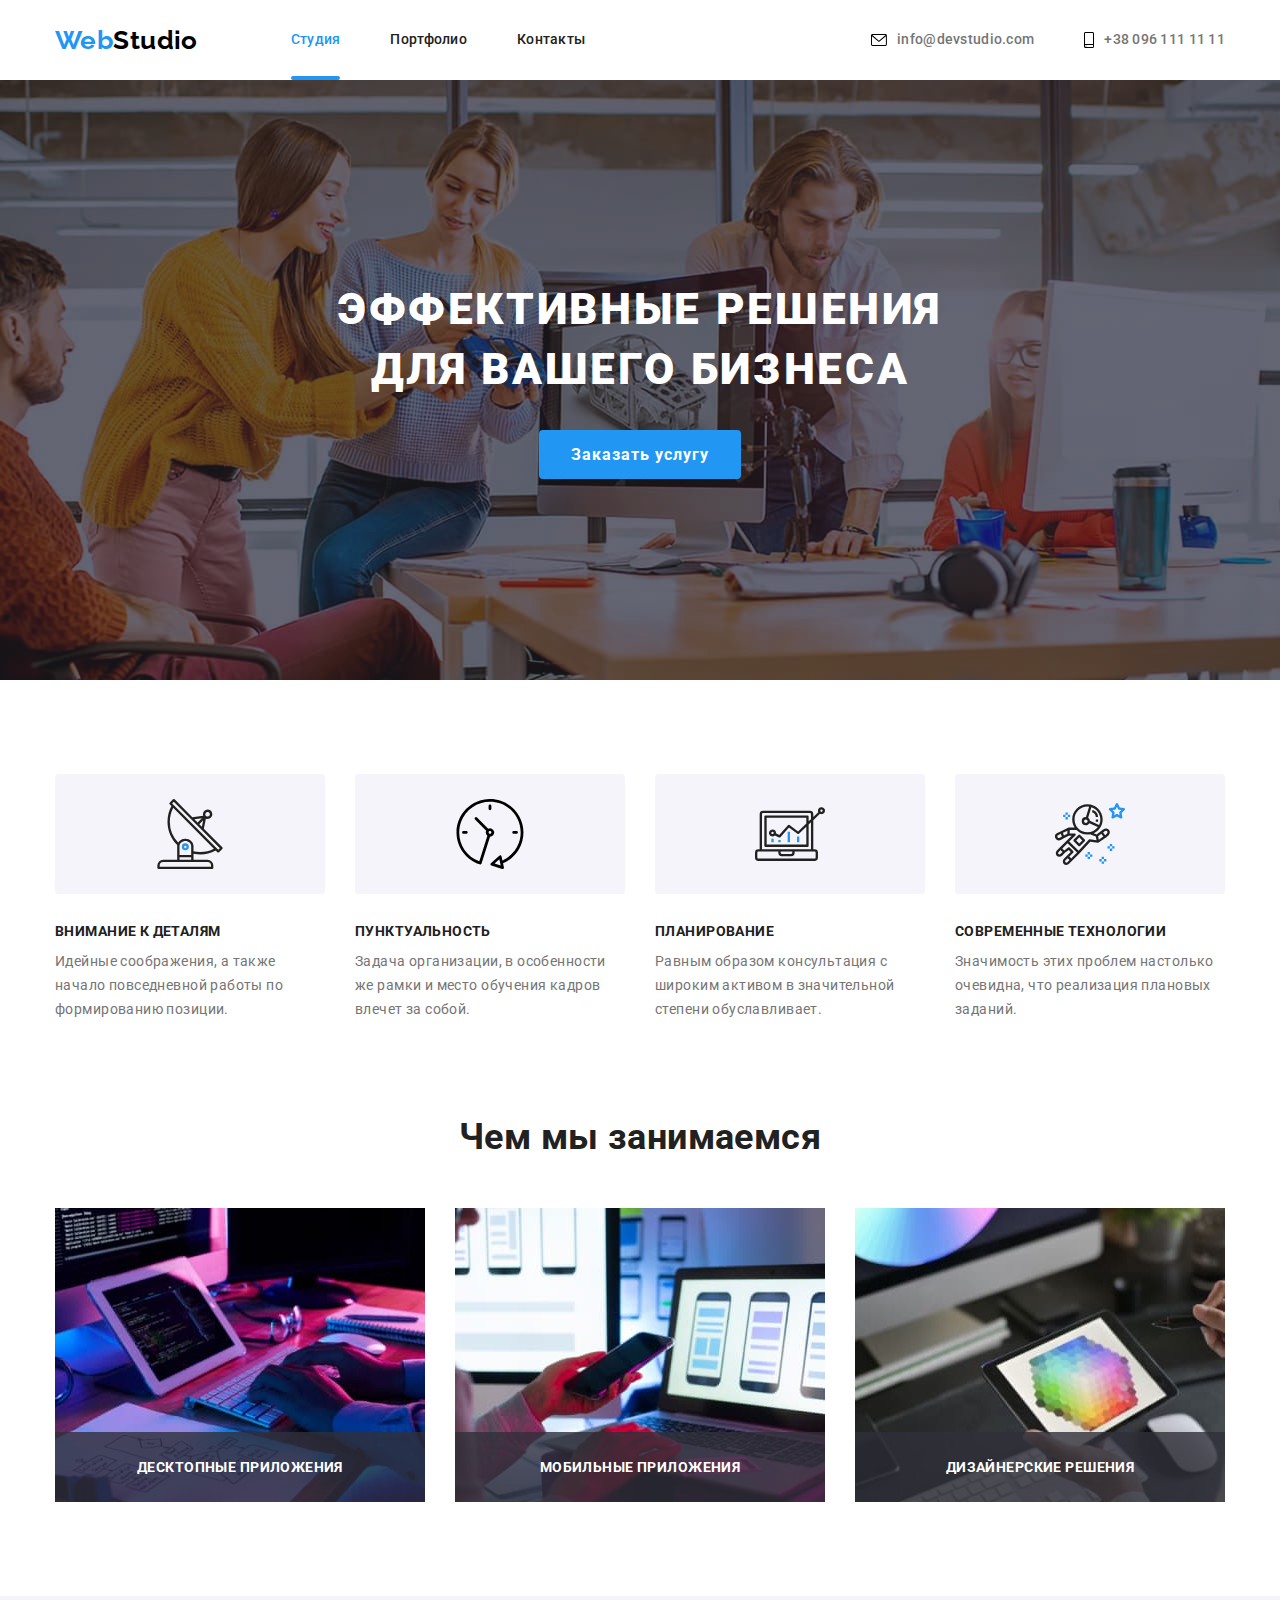
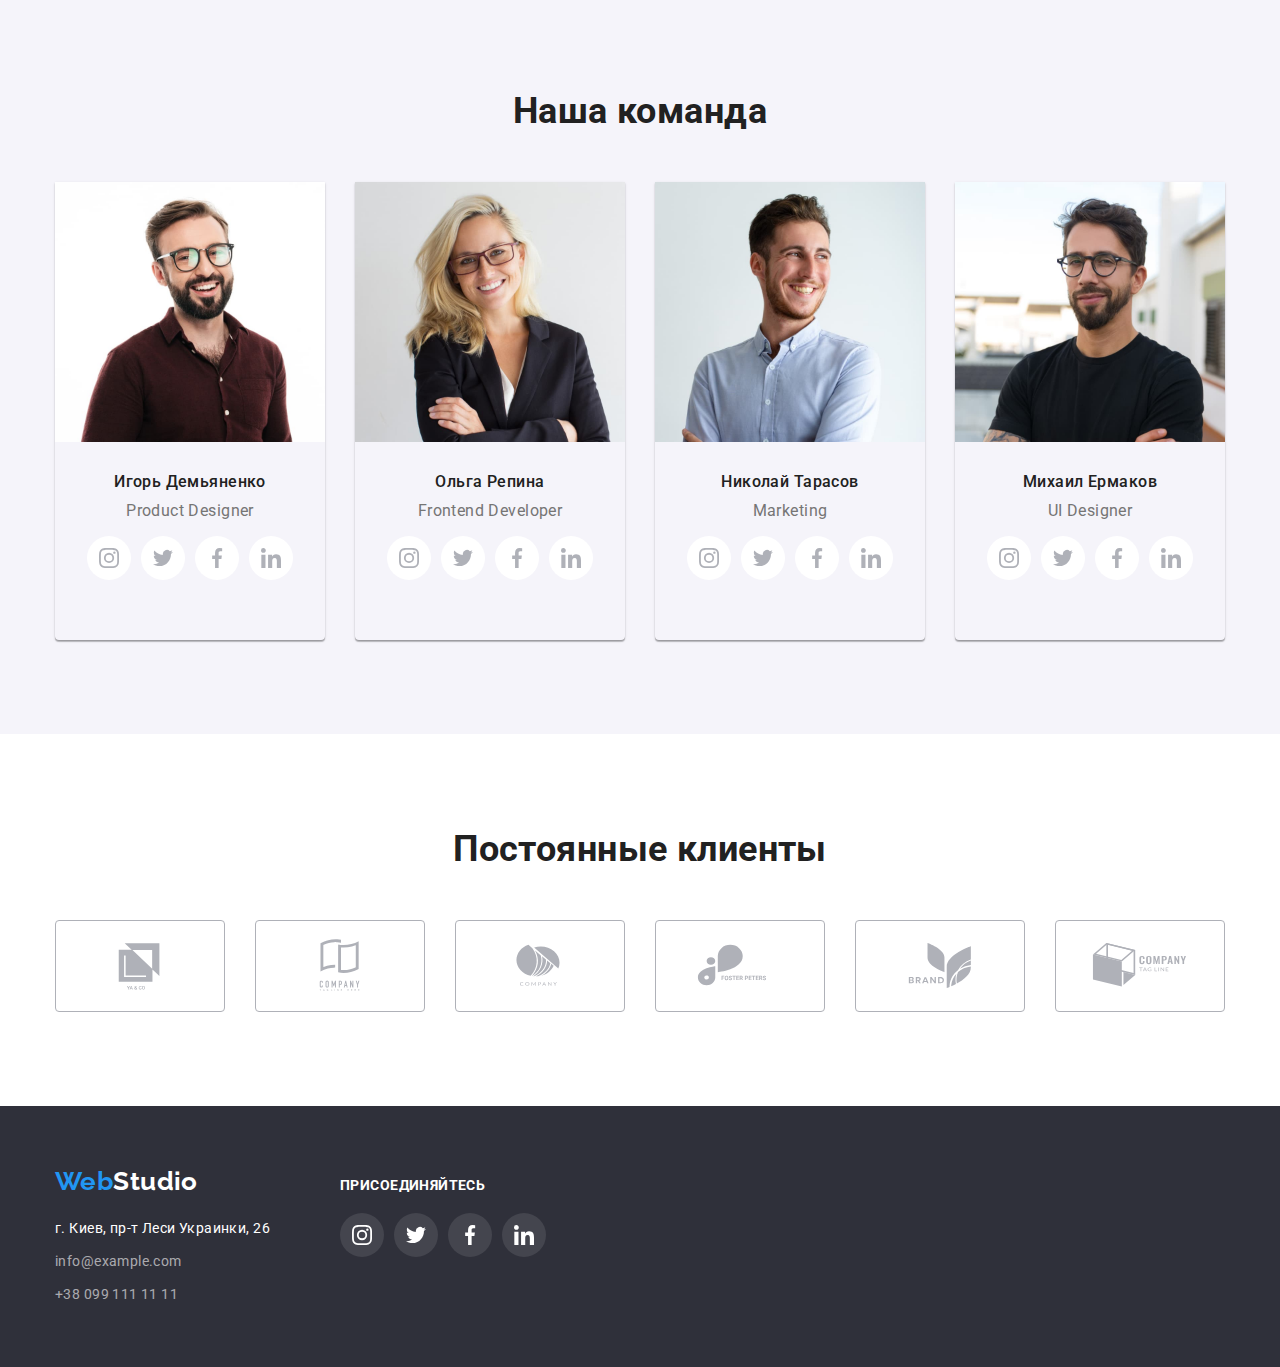
<file: index.html>
<!DOCTYPE html>
<html lang="ru">
  <head>
    <meta charset="UTF-8" />
    <meta http-equiv="X-UA-Compatible" content="IE=edge" />
    <meta name="viewport" content="width=device-width, initial-scale=1.0" />
    <title>WebStudio</title>
    <link rel="preconnect" href="https://fonts.googleapis.com" />
    <link rel="preconnect" href="https://fonts.gstatic.com" crossorigin />
    <link
      href="https://fonts.googleapis.com/css2?family=Raleway:wght@700&family=Roboto:wght@400;500;700;900&display=swap"
      rel="stylesheet"
    />
    <link
      rel="stylesheet"
      href="https://cdnjs.cloudflare.com/ajax/libs/modern-normalize/1.1.0/modern-normalize.min.css"
    />
    <link rel="stylesheet" href="./css/styles.css" />
  </head>

  <body>
    <header>
      <div class="container page-header">
        <nav class="page-nav">
          <a class="logo link" href=""><span class="accent">Web</span>Studio</a>
          <ul class="header-list">
            <li>
              <a href="./index.html" class="link current-navigation">Студия</a>
            </li>
            <li><a href="./portfolio.html" class="link">Портфолио</a></li>
            <li><a href="" class="link">Контакты</a></li>
          </ul>
        </nav>
        <ul class="header-contact">
          <li>
            <a href="mailto:info@devstudio.com" class="link">
              <svg class="contact-icon" width="16" height="12">
                <use href="./image/icons.svg#envelope"></use>
              </svg>
              info@devstudio.com</a
            >
          </li>
          <li>
            <a href="tel:+380961111111" class="link">
              <svg class="contact-icon" width="10" height="16">
                <use href="./image/icons.svg#smartphone"></use>
              </svg>
              +38 096 111 11 11</a
            >
          </li>
        </ul>
      </div>
    </header>
    <main>
      <!-- Секция с кнопкой -->
      <section class="hero section">
        <div class="container">
          <h1>Эффективные решения для вашего бизнеса</h1>
          <button type="button " class="button" data-modal-open>
            Заказать услугу
          </button>
        </div>
      </section>
      <!-- Секция преимущества студии -->
      <section class="benefits section">
        <div class="container">
          <h2 class="visually-hidden">Преимущества студии</h2>
          <ul class="benefits-content">
            <li class="benefits-text">
              <div class="benefits-background">
                <svg class="benefits-icon" width="70" height="70">
                  <use href="./image/icons.svg#antenna"></use>
                </svg>
              </div>
              <h3>Внимание к деталям</h3>
              <p>
                Идейные соображения, а также начало повседневной работы по
                формированию позиции.
              </p>
            </li>
            <li class="benefits-text">
              <div class="benefits-background">
                <svg class="benefits-icon" width="70" height="70">
                  <use href="./image/icons.svg#clock"></use>
                </svg>
              </div>
              <h3>Пунктуальность</h3>
              <p>
                Задача организации, в особенности же рамки и место обучения
                кадров влечет за собой.
              </p>
            </li>
            <li class="benefits-text">
              <div class="benefits-background">
                <svg class="benefits-icon" width="70" height="70">
                  <use href="./image/icons.svg#diagram"></use>
                </svg>
              </div>
              <h3>Планирование</h3>
              <p>
                Равным образом консультация с широким активом в значительной
                степени обуславливает.
              </p>
            </li>
            <li class="benefits-text">
              <div class="benefits-background">
                <svg class="benefits-icon" width="70" height="70">
                  <use href="./image/icons.svg#astronaut"></use>
                </svg>
              </div>
              <h3>Современные технологии</h3>
              <p>
                Значимость этих проблем настолько очевидна, что реализация
                плановых заданий.
              </p>
            </li>
          </ul>
        </div>
      </section>
      <!-- Секция Чем мы занимаемся -->
      <section class="about section">
        <div class="container">
          <h2 class="section-title">Чем мы занимаемся</h2>
          <ul class="about-content">
            <li class="about-img">
              <img
                width="370"
                src="./image/box1.jpg"
                alt="Ввод данных с помощью клавиатруры"
              />
              <div class="about-name">
                <h3>Десктопные приложения</h3>
              </div>
            </li>
            <li class="about-img">
              <img
                width="370"
                src="./image/box2.jpg"
                alt="Сравнение конечного продукта в смартфоне с макетом"
              />
              <div class="about-name">
                <h3>Мобильные приложения</h3>
              </div>
            </li>
            <li class="about-img">
              <img
                width="370"
                src="./image/box3.jpg"
                alt="Работа в планшете с цветовой палитрой"
              />
              <div class="about-name">
                <h3>Дизайнерские решения</h3>
              </div>
            </li>
          </ul>
        </div>
      </section>
      <!-- Секция Наша команда -->
      <section class="team section">
        <div class="container">
          <h2 class="section-title">Наша команда</h2>
          <ul class="team-card">
            <li class="team-card-name">
              <img width="270" src="./image/team1.jpg" alt="Игорь Демьяненко" />
              <div class="team-table">
                <h3>Игорь Демьяненко</h3>
                <p>Product Designer</p>
                <ul class="team-item-list">
                  <li class="team-item">
                    <a href="" class="team-link">
                      <svg class="team-icon" width="20" height="20">
                        <use href="./image/icons.svg#instagram"></use>
                      </svg>
                    </a>
                  </li>
                  <li class="team-item">
                    <a href="" class="team-link">
                      <svg class="team-icon" width="20" height="20">
                        <use href="./image/icons.svg#twitter"></use>
                      </svg>
                    </a>
                  </li>
                  <li class="team-item">
                    <a href="" class="team-link">
                      <svg class="team-icon" width="20" height="20">
                        <use href="./image/icons.svg#facebook"></use>
                      </svg>
                    </a>
                  </li>
                  <li class="team-item">
                    <a href="" class="team-link">
                      <svg class="team-icon" width="20" height="20">
                        <use href="./image/icons.svg#linkedin"></use>
                      </svg>
                    </a>
                  </li>
                </ul>
              </div>
            </li>
            <li class="team-card-name">
              <img width="270" src="./image/team2.jpg" alt="Ольга Репина" />
              <div class="team-table">
                <h3>Ольга Репина</h3>
                <p>Frontend Developer</p>
                <ul class="team-item-list">
                  <li class="team-item">
                    <a href="" class="team-link">
                      <svg class="team-icon" width="20" height="20">
                        <use href="./image/icons.svg#instagram"></use>
                      </svg>
                    </a>
                  </li>
                  <li class="team-item">
                    <a href="" class="team-link">
                      <svg class="team-icon" width="20" height="20">
                        <use href="./image/icons.svg#twitter"></use>
                      </svg>
                    </a>
                  </li>
                  <li class="team-item">
                    <a href="" class="team-link">
                      <svg class="team-icon" width="20" height="20">
                        <use href="./image/icons.svg#facebook"></use>
                      </svg>
                    </a>
                  </li>
                  <li class="team-item">
                    <a href="" class="team-link">
                      <svg class="team-icon" width="20" height="20">
                        <use href="./image/icons.svg#linkedin"></use>
                      </svg>
                    </a>
                  </li>
                </ul>
              </div>
            </li>
            <li class="team-card-name">
              <img width="270" src="./image/team3.jpg" alt="Николай Тарасов" />
              <div class="team-table">
                <h3>Николай Тарасов</h3>
                <p>Marketing</p>
                <ul class="team-item-list">
                  <li class="team-item">
                    <a href="" class="team-link">
                      <svg class="team-icon" width="20" height="20">
                        <use href="./image/icons.svg#instagram"></use>
                      </svg>
                    </a>
                  </li>
                  <li class="team-item">
                    <a href="" class="team-link">
                      <svg class="team-icon" width="20" height="20">
                        <use href="./image/icons.svg#twitter"></use>
                      </svg>
                    </a>
                  </li>
                  <li class="team-item">
                    <a href="" class="team-link">
                      <svg class="team-icon" width="20" height="20">
                        <use href="./image/icons.svg#facebook"></use>
                      </svg>
                    </a>
                  </li>
                  <li class="team-item">
                    <a href="" class="team-link">
                      <svg class="team-icon" width="20" height="20">
                        <use href="./image/icons.svg#linkedin"></use>
                      </svg>
                    </a>
                  </li>
                </ul>
              </div>
            </li>
            <li class="team-card-name">
              <img width="270" src="./image/team4.jpg" alt="Михаил Ермаков" />
              <div class="team-table">
                <h3>Михаил Ермаков</h3>
                <p>UI Designer</p>
                <ul class="team-item-list">
                  <li class="team-item">
                    <a href="" class="team-link">
                      <svg class="team-icon" width="20" height="20">
                        <use href="./image/icons.svg#instagram"></use>
                      </svg>
                    </a>
                  </li>
                  <li class="team-item">
                    <a href="" class="team-link">
                      <svg class="team-icon" width="20" height="20">
                        <use href="./image/icons.svg#twitter"></use>
                      </svg>
                    </a>
                  </li>
                  <li class="team-item">
                    <a href="" class="team-link">
                      <svg class="team-icon" width="20" height="20">
                        <use href="./image/icons.svg#facebook"></use>
                      </svg>
                    </a>
                  </li>
                  <li class="team-item">
                    <a href="" class="team-link">
                      <svg class="team-icon" width="20" height="20">
                        <use href="./image/icons.svg#linkedin"></use>
                      </svg>
                    </a>
                  </li>
                </ul>
              </div>
            </li>
          </ul>
        </div>
      </section>
      <!-- Секция компании -->
      <section class="section">
        <div class="container">
          <h2 class="section-title">Постоянные клиенты</h2>
          <ul class="company-list">
            <li class="company-item">
              <a href="" class="company-link">
                <svg width="106" height="60">
                  <use href="./image/icons.svg#yaco"></use>
                </svg>
              </a>
            </li>
            <li class="company-item">
              <a href="" class="company-link">
                <svg width="106" height="60">
                  <use href="./image/icons.svg#tagline"></use>
                </svg>
              </a>
            </li>
            <li class="company-item">
              <a href="" class="company-link">
                <svg width="106" height="60">
                  <use href="./image/icons.svg#company"></use>
                </svg>
              </a>
            </li>
            <li class="company-item">
              <a href="" class="company-link">
                <svg width="106" height="60">
                  <use href="./image/icons.svg#foster"></use>
                </svg>
              </a>
            </li>
            <li class="company-item">
              <a href="" class="company-link">
                <svg width="106" height="60">
                  <use href="./image/icons.svg#brand"></use>
                </svg>
              </a>
            </li>
            <li class="company-item">
              <a href="" class="company-link">
                <svg width="106" height="60">
                  <use href="./image/icons.svg#comptag"></use>
                </svg>
              </a>
            </li>
          </ul>
        </div>
      </section>
    </main>
    <footer class="footer">
      <div class="container">
        <div class="footer-flex">
          <div class="footer-left">
            <a class="logo link" href=""
              ><span class="accent">Web</span>Studio</a
            >
            <address class="footer-adress">
              г. Киев, пр-т Леси Украинки, 26
              <ul class="footer-contacts">
                <li>
                  <a href="mailto:info@example.com" class="link"
                    >info@example.com</a
                  >
                </li>
                <li>
                  <a href="tel:+380991111111" class="link">+38 099 111 11 11</a>
                </li>
              </ul>
            </address>
          </div>
          <div class="footer-right">
            <h2>Присоединяйтесь</h2>
            <ul class="footer-right-list">
              <li class="footer-right-item">
                <a href="" class="footer-right-link">
                  <svg class="footer-right-icon" width="20" height="20">
                    <use href="./image/icons.svg#instagramf"></use>
                  </svg>
                </a>
              </li>
              <li class="footer-right-item">
                <a href="" class="footer-right-link">
                  <svg class="footer-right-icon" width="20" height="20">
                    <use href="./image/icons.svg#twitterf"></use>
                  </svg>
                </a>
              </li>
              <li class="footer-right-item">
                <a href="" class="footer-right-link">
                  <svg class="footer-right-icon" width="20" height="20">
                    <use href="./image/icons.svg#facebookf"></use>
                  </svg>
                </a>
              </li>
              <li class="footer-right-item">
                <a href="" class="footer-right-link">
                  <svg class="footer-right-icon" width="20" height="20">
                    <use href="./image/icons.svg#linkedinf"></use>
                  </svg>
                </a>
              </li>
            </ul>
          </div>
        </div>
      </div>
    </footer>
    <!-- Модальное окно -->
    <div class="backdrop is-hidden" data-modal>
      <div class="modal">
        <button class="modal-button" data-modal-close>
          <svg class="modal-close" width="18" height="18">
            <use
              href="./image/close-modal-window.svg#icon-close-black-18dp"
            ></use>
          </svg>
        </button>
      </div>
    </div>
    <script src="./js/modal.js"></script>
  </body>
</html>
</file>
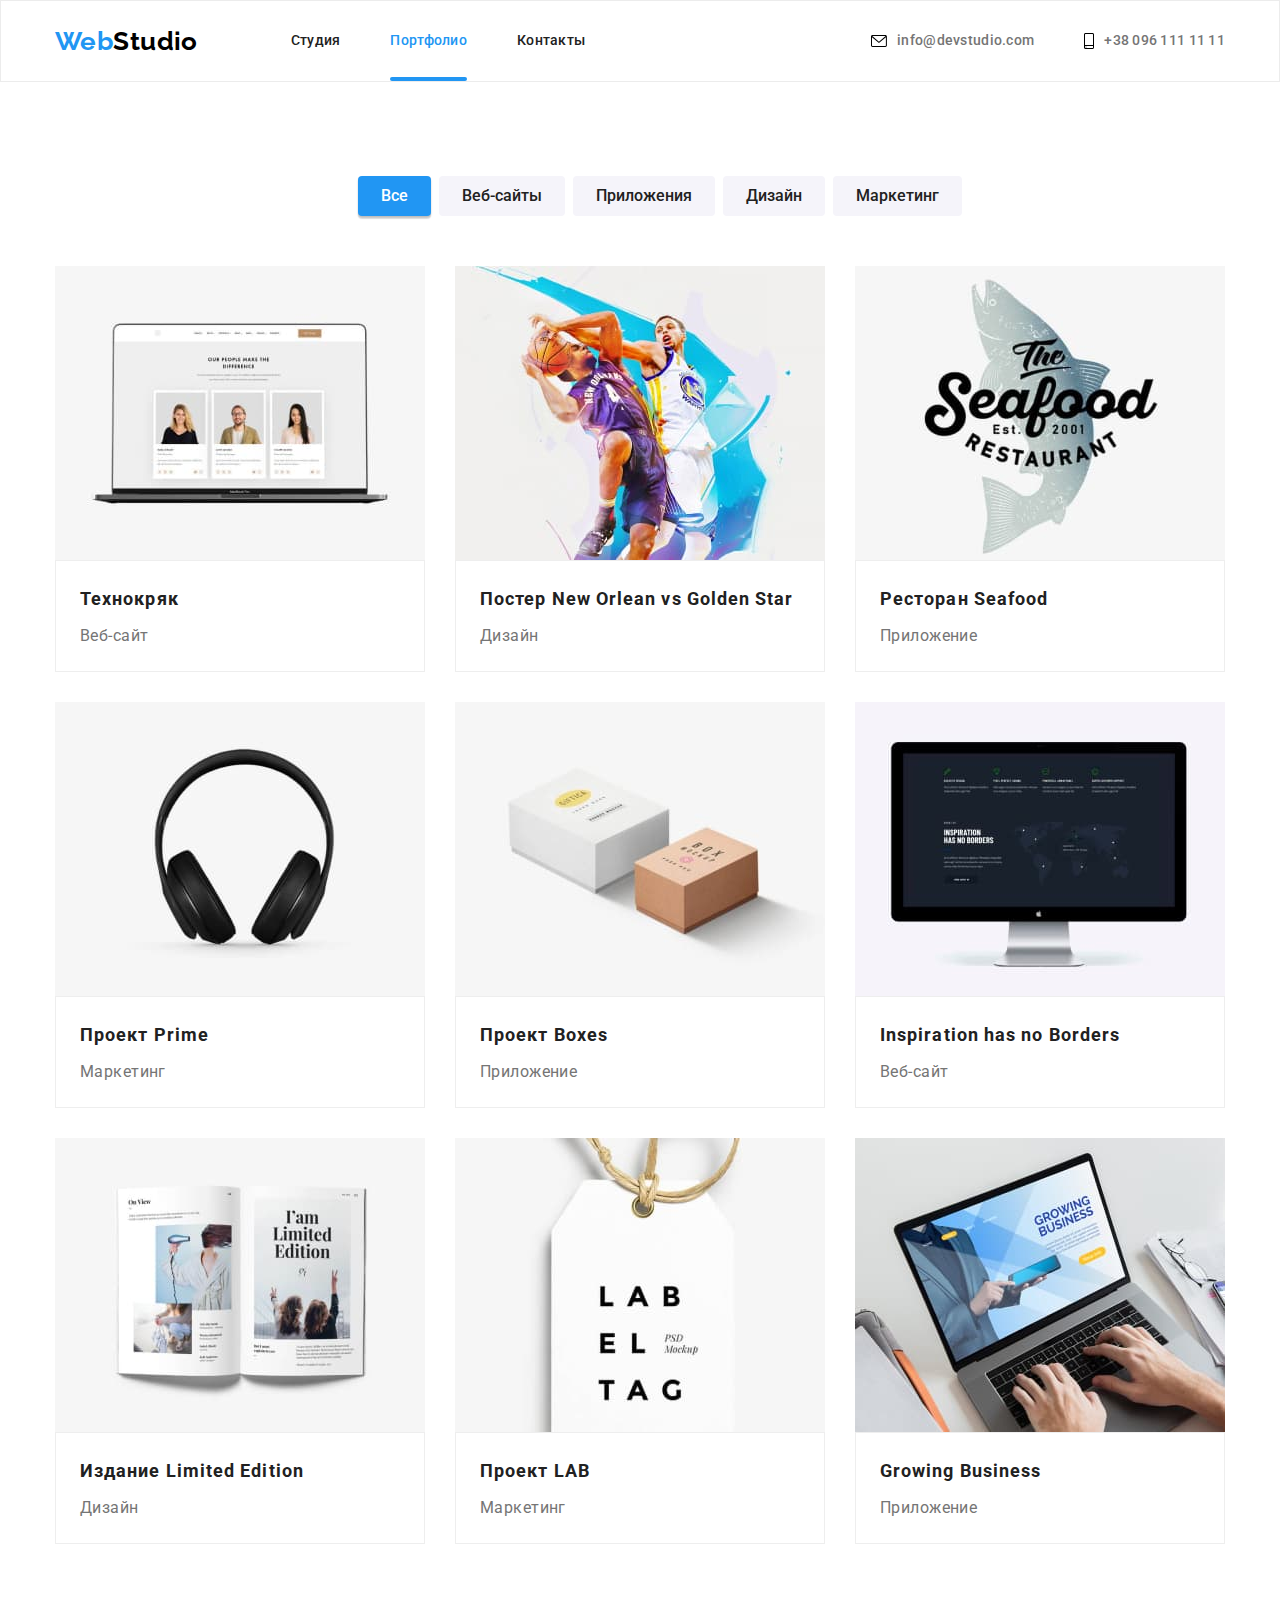
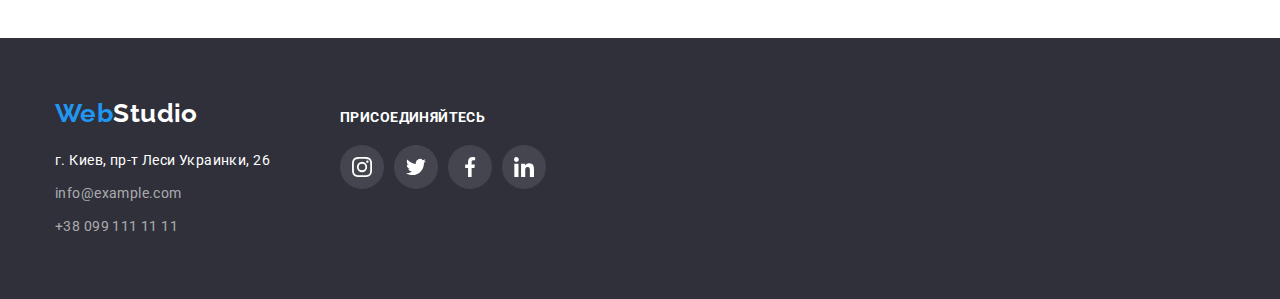
<file: portfolio.html>
<!DOCTYPE html>
<html lang="ru">
  <head>
    <meta charset="UTF-8" />
    <meta http-equiv="X-UA-Compatible" content="IE=edge" />
    <meta name="viewport" content="width=device-width, initial-scale=1.0" />
    <title>Portfolio</title>
    <link rel="preconnect" href="https://fonts.googleapis.com" />
    <link rel="preconnect" href="https://fonts.gstatic.com" crossorigin />
    <link
      href="https://fonts.googleapis.com/css2?family=Raleway:wght@700&family=Roboto:wght@400;500;700;900&display=swap"
      rel="stylesheet"
    />
    <link
      rel="stylesheet"
      href="https://cdnjs.cloudflare.com/ajax/libs/modern-normalize/1.1.0/modern-normalize.min.css"
    />

    <link rel="stylesheet" href="./css/styles.css" />
  </head>
  <body>
    <header class="page-header-line">
      <div class="container page-header">
        <nav class="page-nav">
          <a class="logo link" href=""><span class="accent">Web</span>Studio</a>
          <ul class="header-list">
            <li>
              <a href="./index.html" class="link">Студия</a>
            </li>
            <li>
              <a href="./portfolio.html" class="link current-navigation"
                >Портфолио</a
              >
            </li>
            <li><a href="" class="link">Контакты</a></li>
          </ul>
        </nav>
        <ul class="header-contact">
          <li>
            <a href="mailto:info@devstudio.com" class="link">
              <svg class="contact-icon" width="16" height="12">
                <use href="./image/icons.svg#envelope"></use>
              </svg>
              info@devstudio.com</a
            >
          </li>
          <li>
            <a href="tel:+380961111111" class="link">
              <svg class="contact-icon" width="10" height="16">
                <use href="./image/icons.svg#smartphone"></use>
              </svg>
              +38 096 111 11 11</a
            >
          </li>
        </ul>
      </div>
    </header>
    <main>
      <!-- Секция с контентом для фильтрации -->
      <section class="section">
        <div class="container">
          <h1 class="visually-hidden">Портфолио</h1>
          <!-- Кнопки -->
          <ul class="section-filter">
            <li>
              <button type="button" class="btn-portfolio current">Все</button>
            </li>
            <li>
              <button type="button" class="btn-portfolio">Веб-сайты</button>
            </li>
            <li>
              <button type="button" class="btn-portfolio">Приложения</button>
            </li>
            <li>
              <button type="button" class="btn-portfolio">Дизайн</button>
            </li>
            <li>
              <button type="button" class="btn-portfolio">Маркетинг</button>
            </li>
          </ul>
          <!-- Контент -->
          <ul class="cards-list">
            <li class="item">
              <a href="" class="link cards-prtf">
                <div class="image-prtf-wrap">
                  <img
                    width="370"
                    src="./image/filtr1.jpg"
                    alt="Краткая информация о сотрудниках"
                  />
                  <p class="image-text">
                    Ресурс предлагает комплексные предложения с разным уровнем
                    функционала и сервисов. Все это позволит посетителю получить
                    исчерпывающие сведения о компании или частном лице.
                  </p>
                </div>
                <div class="item-name">
                  <h2>Технокряк</h2>
                  <p>Веб-сайт</p>
                </div>
              </a>
            </li>
            <li class="item">
              <a href="" class="link cards-prtf">
                <div class="image-prtf-wrap">
                  <img
                    width="370"
                    src="./image/filtr2.jpg"
                    alt="Баскетболисты в борьбе за мяч"
                  />
                  <p class="image-text">
                    Ресурс предлагает комплексные предложения с разным уровнем
                    функционала и сервисов. Все это позволит посетителю получить
                    исчерпывающие сведения о компании или частном лице.
                  </p>
                </div>
                <div class="item-name">
                  <h2>Постер New Orlean vs Golden Star</h2>
                  <p>Дизайн</p>
                </div>
              </a>
            </li>
            <li class="item">
              <a href="" class="link cards-prtf">
                <div class="image-prtf-wrap">
                  <img
                    width="370"
                    src="./image/filtr3.jpg"
                    alt="Seafood restaurant эмблема"
                  />
                  <p class="image-text">
                    Ресурс предлагает комплексные предложения с разным уровнем
                    функционала и сервисов. Все это позволит посетителю получить
                    исчерпывающие сведения о компании или частном лице.
                  </p>
                </div>
                <div class="item-name">
                  <h2>Ресторан Seafood</h2>
                  <p>Приложение</p>
                </div>
              </a>
            </li>
            <li class="item">
              <a href="" class="link cards-prtf">
                <div class="image-prtf-wrap">
                  <img
                    width="370"
                    src="./image/filtr4.jpg"
                    alt="Черные наушники"
                  />
                  <p class="image-text">
                    Ресурс предлагает комплексные предложения с разным уровнем
                    функционала и сервисов. Все это позволит посетителю получить
                    исчерпывающие сведения о компании или частном лице.
                  </p>
                </div>
                <div class="item-name">
                  <h2>Проект Prime</h2>
                  <p>Маркетинг</p>
                </div>
              </a>
            </li>
            <li class="item">
              <a href="" class="link cards-prtf">
                <div class="image-prtf-wrap">
                  <img
                    width="370"
                    src="./image/filtr5.jpg"
                    alt="Две картонные коробки белого и коричневого цвета"
                  />
                  <p class="image-text">
                    Ресурс предлагает комплексные предложения с разным уровнем
                    функционала и сервисов. Все это позволит посетителю получить
                    исчерпывающие сведения о компании или частном лице.
                  </p>
                </div>
                <div class="item-name">
                  <h2>Проект Boxes</h2>
                  <p>Приложение</p>
                </div>
              </a>
            </li>
            <li class="item">
              <a href="" class="link cards-prtf">
                <div class="image-prtf-wrap">
                  <img
                    width="370"
                    src="./image/filtr6.jpg"
                    alt="Монитор Эппл с картой мира без границ"
                  />
                  <p class="image-text">
                    Ресурс предлагает комплексные предложения с разным уровнем
                    функционала и сервисов. Все это позволит посетителю получить
                    исчерпывающие сведения о компании или частном лице.
                  </p>
                </div>
                <div class="item-name">
                  <h2>Inspiration has no Borders</h2>
                  <p>Веб-сайт</p>
                </div>
              </a>
            </li>
            <li class="item">
              <a href="" class="link cards-prtf">
                <div class="image-prtf-wrap">
                  <img
                    width="370"
                    src="./image/filtr7.jpg"
                    alt="Открытая книга"
                  />
                  <p class="image-text">
                    Ресурс предлагает комплексные предложения с разным уровнем
                    функционала и сервисов. Все это позволит посетителю получить
                    исчерпывающие сведения о компании или частном лице.
                  </p>
                </div>
                <div class="item-name">
                  <h2>Издание Limited Edition</h2>
                  <p>Дизайн</p>
                </div>
              </a>
            </li>
            <li class="item">
              <a href="" class="link cards-prtf">
                <div class="image-prtf-wrap">
                  <img
                    width="370"
                    src="./image/filtr8.jpg"
                    alt="Белая лейба с черными буквами"
                  />
                  <p class="image-text">
                    Ресурс предлагает комплексные предложения с разным уровнем
                    функционала и сервисов. Все это позволит посетителю получить
                    исчерпывающие сведения о компании или частном лице.
                  </p>
                </div>
                <div class="item-name">
                  <h2>Проект LAB</h2>
                  <p>Маркетинг</p>
                </div>
              </a>
            </li>
            <li class="item">
              <a href="" class="link cards-prtf">
                <div class="image-prtf-wrap">
                  <img
                    width="370"
                    src="./image/filtr9.jpg"
                    alt="Набор текста на ноутбуке"
                  />
                  <p class="image-text">
                    Ресурс предлагает комплексные предложения с разным уровнем
                    функционала и сервисов. Все это позволит посетителю получить
                    исчерпывающие сведения о компании или частном лице.
                  </p>
                </div>
                <div class="item-name">
                  <h2>Growing Business</h2>
                  <p>Приложение</p>
                </div>
              </a>
            </li>
          </ul>
        </div>
      </section>
    </main>
    <footer class="footer">
      <div class="container">
        <div class="footer-flex">
          <div class="footer-left">
            <a class="logo link" href=""
              ><span class="accent">Web</span>Studio</a
            >
            <address class="footer-adress">
              г. Киев, пр-т Леси Украинки, 26
              <ul class="footer-contacts">
                <li>
                  <a href="mailto:info@example.com" class="link"
                    >info@example.com</a
                  >
                </li>
                <li>
                  <a href="tel:+380991111111" class="link">+38 099 111 11 11</a>
                </li>
              </ul>
            </address>
          </div>
          <div class="footer-right">
            <h2>Присоединяйтесь</h2>
            <ul class="footer-right-list">
              <li class="footer-right-item">
                <a href="" class="footer-right-link">
                  <svg class="footer-right-icon" width="20" height="20">
                    <use href="./image/icons.svg#instagramf"></use>
                  </svg>
                </a>
              </li>
              <li class="footer-right-item">
                <a href="" class="footer-right-link">
                  <svg class="footer-right-icon" width="20" height="20">
                    <use href="./image/icons.svg#twitterf"></use>
                  </svg>
                </a>
              </li>
              <li class="footer-right-item">
                <a href="" class="footer-right-link">
                  <svg class="footer-right-icon" width="20" height="20">
                    <use href="./image/icons.svg#facebookf"></use>
                  </svg>
                </a>
              </li>
              <li class="footer-right-item">
                <a href="" class="footer-right-link">
                  <svg class="footer-right-icon" width="20" height="20">
                    <use href="./image/icons.svg#linkedinf"></use>
                  </svg>
                </a>
              </li>
            </ul>
          </div>
        </div>
      </div>
    </footer>
  </body>
</html>
</file>
<file: css/styles.css>
/* Colors */
:root {
  --background-hero-footer: #2f303a;
  --accent-color: #2196f3;
  --primary-white-color: #ffffff;
  --primary-text-color: #757575;
  --secondary-text-color: #212121;
}
/* Time animation */
:root {
  --time: 250ms;
  --cubic: cubic-bezier(0.4, 0, 0.2, 1);
}

body {
  background-color: var(--primary-white-color);
  color: var(--primary-text-color);
  font-family: 'Roboto', sans-serif;
  letter-spacing: 0.03em;
  font-size: 14px;
}
ul {
  list-style: none;
}
img {
  display: block;
}
.container {
  width: 1200px;
  padding-left: 15px;
  padding-right: 15px;
  margin-left: auto;
  margin-right: auto;
}
.section {
  padding-top: 94px;
  padding-bottom: 94px;
}
.link {
  text-decoration: none;
}
h1,
h2,
h3,
h4,
h5,
p,
ul {
  margin-top: 0;
  margin-bottom: 0;
}

/* Header */
.page-header,
.page-nav {
  display: flex;
  align-items: center;
}

.header-list,
.header-contact {
  padding-left: 0px;
  font-weight: 500;
  line-height: 1.14;
  letter-spacing: 0.02em;
  display: flex;
}
.header-list li:not(:last-child),
.header-contact li:not(:last-child) {
  margin-right: 50px;
}
.header-list li {
  position: relative;
}
.current-navigation::after {
  content: '';
  position: absolute;
  display: block;
  left: 0;
  bottom: 0;
  width: 100%;
  height: 4px;
  background-color: var(--accent-color);
  border-radius: 2px;
}
.logo {
  color: #000000;
  font-family: 'Raleway', sans-serif;
  font-weight: 700;
  font-size: 26px;
  line-height: 1.19;
  margin-right: 93px;
}
.header-contact {
  margin-left: auto;
}
.accent {
  color: var(--accent-color);
}

.header-list .link {
  color: var(--secondary-text-color);
  transition: color var(--time) var(--cubic);
}
.header-list .link:hover,
.header-list .link:focus,
.header-list .link.current-navigation {
  color: var(--accent-color);
}
.header-list a {
  display: block;
  padding-top: 32px;
  padding-bottom: 32px;
}

.header-contact a {
  color: var(--primary-text-color);
  display: flex;
  align-items: center;
  padding-top: 32px;
  padding-bottom: 32px;
  transition: color var(--time) var(--cubic);
}
.header-contact a:hover,
.header-contact a:focus {
  color: var(--accent-color);
  fill: var(--accent-color);
}
.contact-icon {
  margin-right: 10px;
}

/* Main */
.visually-hidden {
  position: absolute;
  width: 1px;
  height: 1px;
  margin: -1px;
  border: 0;
  padding: 0;

  white-space: nowrap;
  clip-path: inset(100%);
  clip: rect(0 0 0 0);
  overflow: hidden;
}
.hero {
  background-color: var(--background-hero-footer);
  color: var(--primary-white-color);
  text-align: center;
  padding-top: 200px;
  padding-bottom: 200px;

  max-width: 1600px;
  height: 600px;
  background-position: center;
  background-image: linear-gradient(
      to right,
      rgba(47, 48, 58, 0.4),
      rgba(47, 48, 58, 0.4)
    ),
    url(../image/background-hero.jpg);
}
.hero h1 {
  width: 696px;
  text-align: center;
  font-weight: 900;
  font-size: 44px;
  line-height: 1.36;
  letter-spacing: 0.06em;
  text-transform: uppercase;
  margin-bottom: 30px;
  margin-left: auto;
  margin-right: auto;
}
.button {
  color: var(--primary-white-color);
  background-color: var(--accent-color);
  cursor: pointer;
  font-family: inherit;
  font-style: normal;
  font-weight: 700;
  font-size: 16px;
  line-height: 1.86;
  letter-spacing: 0.06em;
  border-radius: 4px;
  padding: 10px 32px;
  min-width: 200px;
  text-align: center;
  border: none;
}
.benefits-content {
  display: flex;
  padding-left: 0px;
}
.benefits-text + .benefits-text {
  margin-left: 30px;
}
.benefits h3 {
  font-weight: 700;
  font-size: 14px;
  line-height: 1.14;
  text-transform: uppercase;
  color: var(--secondary-text-color);
  margin-bottom: 10px;
}
.benefits p {
  line-height: 1.71;
}
.benefits-background {
  background: #f5f4fa;
  border-radius: 4px;
  width: 270px;
  height: 120px;
  margin-bottom: 30px;
  display: flex;
  justify-content: center;
  align-items: center;
}
.section-title {
  font-weight: 700;
  font-size: 36px;
  line-height: 1.17;
  text-align: center;
  color: var(--secondary-text-color);
  margin-bottom: 50px;
}
.about {
  padding-top: 0px;
}
.about-content {
  display: flex;
  padding-left: 0px;
}

.about-content li + li {
  margin-left: 30px;
}
.about-img {
  position: relative;
}
.about-name {
  position: absolute;
  left: 0;
  bottom: 0;
  width: 100%;
  height: 70px;
  background: rgba(47, 48, 58, 0.8);
  display: flex;
  justify-content: center;
  align-items: center;
}
.about-name h3 {
  font-weight: 700;
  font-size: 14px;
  line-height: 16px;
  text-align: center;
  letter-spacing: 0.03em;
  text-transform: uppercase;
  color: #ffffff;
}
/*Team */
.team {
  background-color: #f5f4fa;
}
.team-card {
  display: flex;
  padding-left: 0px;
}
.team-card-name {
  box-shadow: 0px 1px 3px rgba(0, 0, 0, 0.12), 0px 1px 1px rgba(0, 0, 0, 0.14),
    0px 2px 1px rgba(0, 0, 0, 0.2);
  border-radius: 0px 0px 4px 4px;
}
.team-card-name + .team-card-name {
  margin-left: 30px;
}

.team h3 {
  font-weight: 500;
  font-size: 16px;
  line-height: 1.19;
  text-align: center;
  color: var(--secondary-text-color);
  margin-bottom: 10px;
}
.team p {
  font-size: 16px;
  line-height: 1.19;
  text-align: center;
  margin-bottom: 16px;
}
.team-table {
  padding: 30px 32px;
}
.team-item-list {
  padding: 0;
  margin-bottom: 30px;
  display: flex;
  justify-content: center;
}
.team-link {
  width: 44px;
  height: 44px;
  border-radius: 50%;
  display: flex;
  justify-content: center;
  align-items: center;
  fill: #afb1b8;
  background-color: #ffffff;
  transition: background-color var(--time) var(--cubic),
    fill var(--time) var(--cubic);
}
.team-link:hover,
.team-link:focus {
  background-color: var(--accent-color);
  fill: var(--primary-white-color);
}
.team-item + .team-item {
  margin-left: 10px;
}

/* Company */
.company-list {
  padding: 0px;
  display: flex;
  justify-content: center;
}
.company-item:not(:last-child) {
  margin-right: 30px;
}
.company-link {
  display: block;
  margin: 0px;
  padding: 0px;
  width: 170px;
  height: 92px;
  display: flex;
  justify-content: center;
  align-items: center;
  border: 1px solid #afb1b8;
  box-sizing: border-box;
  border-radius: 4px;
  fill: #afb1b8;
  transition: border var(--time) var(--cubic), fill var(--time) var(--cubic);
}
.company-link:focus,
.company-link:hover {
  border: 1px solid var(--accent-color);
  fill: var(--accent-color);
}

/* Footer */
.footer {
  background-color: var(--background-hero-footer);
  padding: 60px 0;
}

.footer .logo {
  color: var(--primary-white-color);
  margin-right: 0px;
}
.footer-adress {
  line-height: 1.71;
  font-style: normal;
  color: var(--primary-white-color);
  margin-top: 20px;
}
.footer-contacts {
  padding-left: 0px;
}
.footer-contacts a {
  color: rgba(255, 255, 255, 0.6);
  transition: color var(--time) var(--cubic);
}
.footer-contacts a:hover,
.footer-contacts a:focus {
  color: var(--accent-color);
}
.footer-contacts li {
  margin-top: 9px;
}

/* Modal window */
.backdrop {
  position: fixed;
  background: rgba(0, 0, 0, 0.2);
  top: 0;
  left: 0;
  width: 100%;
  height: 100%;
  transition: opacity var(--time) var(--cubic);
}
.backdrop.is-hidden {
  opacity: 0;
  pointer-events: none;
}
.modal {
  position: absolute;
  top: 50%;
  left: 50%;
  transform: translate(-50%, -50%);
  min-width: 528px;
  min-height: 581px;
  background: #ffffff;
  box-shadow: 0px 1px 3px rgba(0, 0, 0, 0.12), 0px 1px 1px rgba(0, 0, 0, 0.14),
    0px 2px 1px rgba(0, 0, 0, 0.2);
  border-radius: 4px;
}
.modal-button {
  position: absolute;
  top: 8px;
  right: 8px;
  width: 30px;
  height: 30px;
  background-color: #ffffff;
  border-radius: 50%;
  border: 1px solid rgba(0, 0, 0, 0.1);
  display: flex;
  justify-content: center;
  align-items: center;
}

/* PORTFOLIO */
/* header */
.page-header-line {
  border: 1px solid #ececec;
}
/* main */
.btn-portfolio {
  border: 1px solid transparent;
  border-radius: 4px;
  padding: 6px 22px;
  color: var(--secondary-text-color);
  background-color: #f5f4fa;
  cursor: pointer;
  font-family: inherit;
  font-weight: 500;
  font-size: 16px;
  line-height: 1.63;
  transition: color var(--time) var(--cubic),
    background-color var(--time) var(--cubic),
    box-shadow var(--time) var(--cubic);
}
.btn-portfolio:hover,
.btn-portfolio:focus,
.current {
  color: var(--primary-white-color);
  background-color: var(--accent-color);
  cursor: pointer;
  box-shadow: 0px 3px 1px rgba(0, 0, 0, 0.1), 0px 1px 2px rgba(0, 0, 0, 0.08),
    0px 2px 2px rgba(0, 0, 0, 0.12);
}
.section-filter {
  display: flex;
  justify-content: center;
  margin-bottom: 50px;
}
.section-filter li + li {
  margin-left: 8px;
}
.cards-list {
  padding-left: 0px;
  display: flex;
  flex-wrap: wrap;
  margin-right: -30px;
  margin-top: -30px;
}
.cards-list .image-text {
  position: absolute;
  top: 0;
  font-size: 18px;
  line-height: 28px;
  letter-spacing: 0.03em;
  color: #ffffff;
  padding: 63px 24px;
  background: rgba(33, 150, 243, 0.9);
  transform: translateY(100%);
  transition: transform var(--time) var(--cubic);
}
.image-prtf-wrap {
  position: relative;
  overflow: hidden;
}
.cards-prtf:hover .image-text {
  transform: translateY(0);
}

.item {
  margin-right: 30px;
  margin-top: 30px;
  flex-basis: calc((100% - 90px) / 3);
  transition: box-shadow var(--time) var(--cubic);
}
.item:nth-child(3n) {
  margin-right: 0px;
}
.item:hover,
.item:focus {
  box-shadow: 0px 1px 1px rgba(0, 0, 0, 0.12), 0px 4px 4px rgba(0, 0, 0, 0.06),
    1px 4px 6px rgba(0, 0, 0, 0.16);
}
.item-name {
  border: 1px solid #eeeeee;
  padding: 20px 24px;
}

.cards-list h2 {
  margin-bottom: 4px;
  font-weight: 700;
  font-size: 18px;
  line-height: 2;
  letter-spacing: 0.06em;
  color: var(--secondary-text-color);
}
.cards-list p {
  font-size: 16px;
  line-height: 1.88;
  color: var(--primary-text-color);
}
.footer-flex {
  display: flex;
  align-items: baseline;
}
.footer-right {
  width: 206px;
  height: 80px;
}
.footer-left {
  margin-right: 70px;
}
.footer-right h2 {
  font-weight: 700;
  font-size: 14px;
  line-height: 16px;
  letter-spacing: 0.03em;
  text-transform: uppercase;
  color: #ffffff;
  margin-bottom: 20px;
}
.footer-right-list {
  padding: 0;
  display: flex;
  justify-content: center;
}
.footer-right-link {
  display: block;
  background: rgba(255, 255, 255, 0.1);
  width: 44px;
  height: 44px;
  border-radius: 50px;
  display: flex;
  justify-content: center;
  align-items: center;
  fill: #ffffff;
  transition: background-color var(--time) var(--cubic);
}
.footer-right-link:hover,
.footer-right-link:focus {
  background-color: var(--accent-color);
}
.footer-right-item + .footer-right-item {
  margin-left: 10px;
}
</file>
